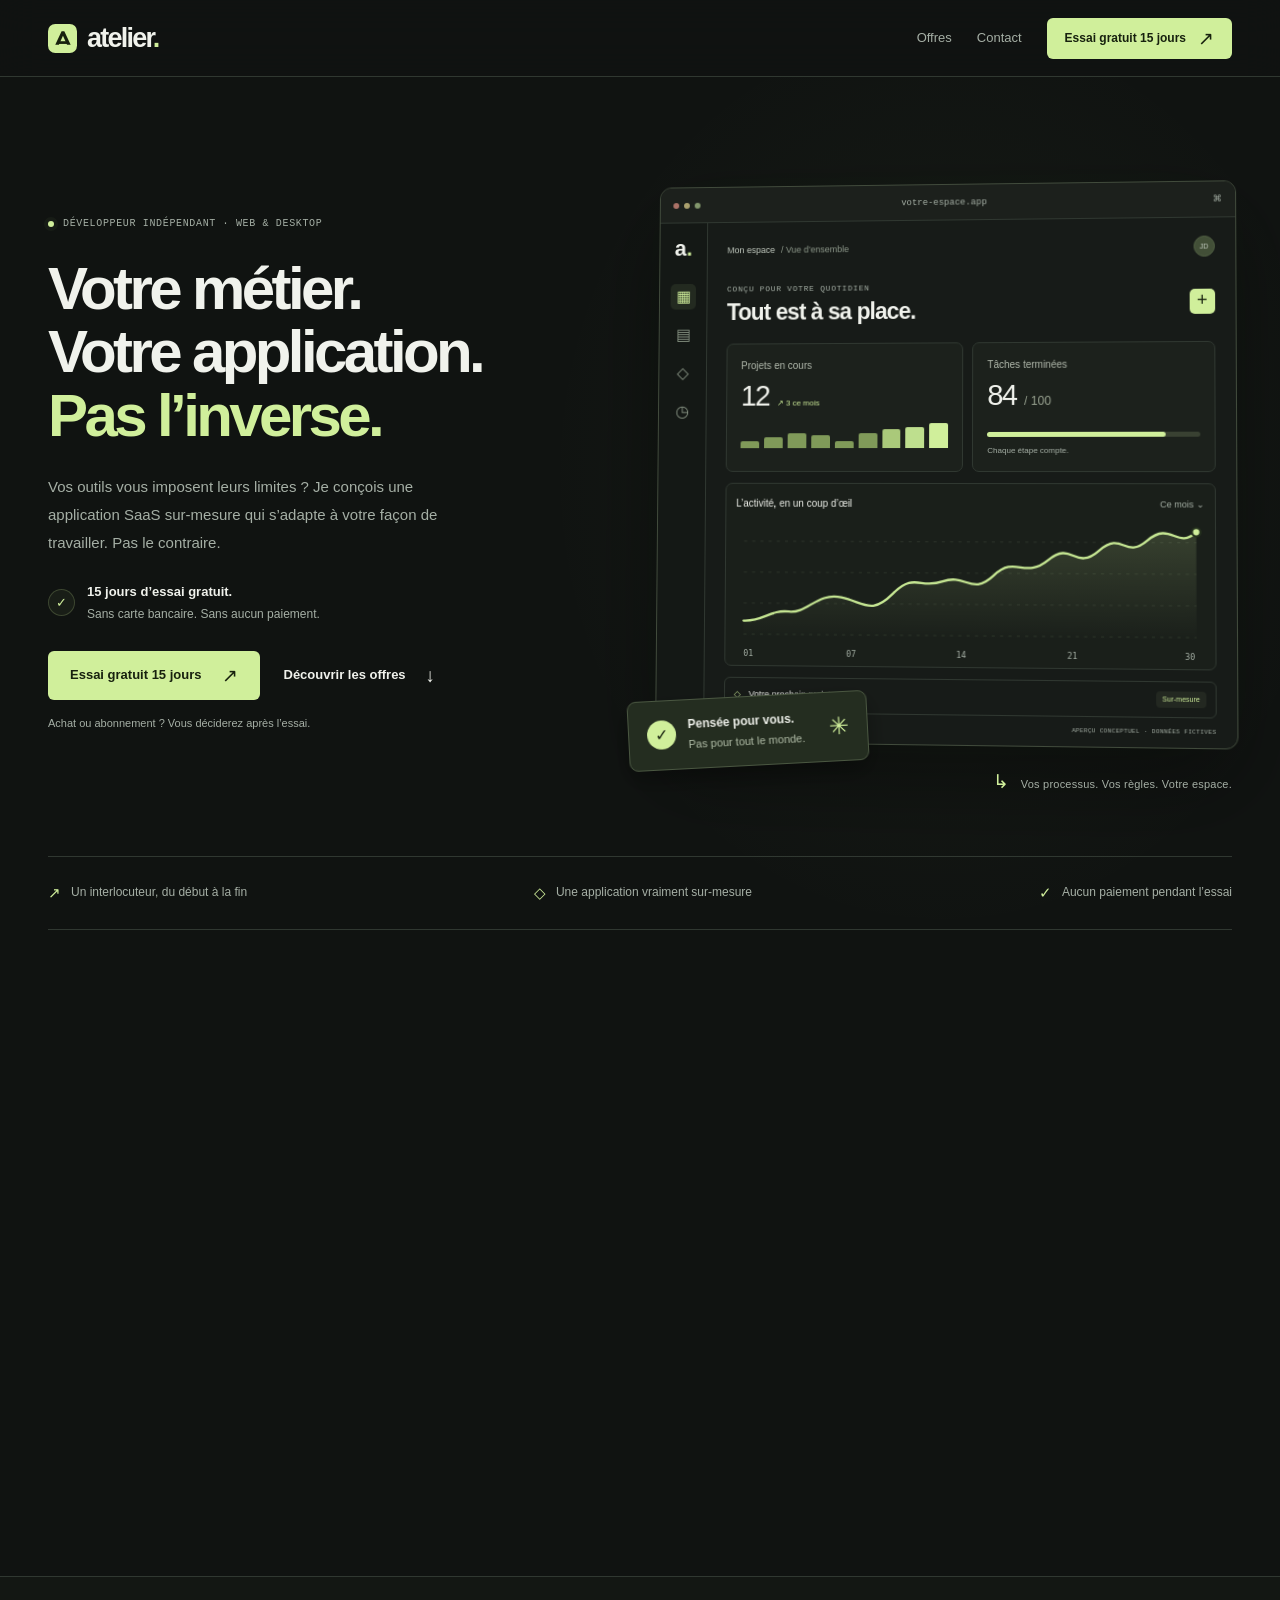
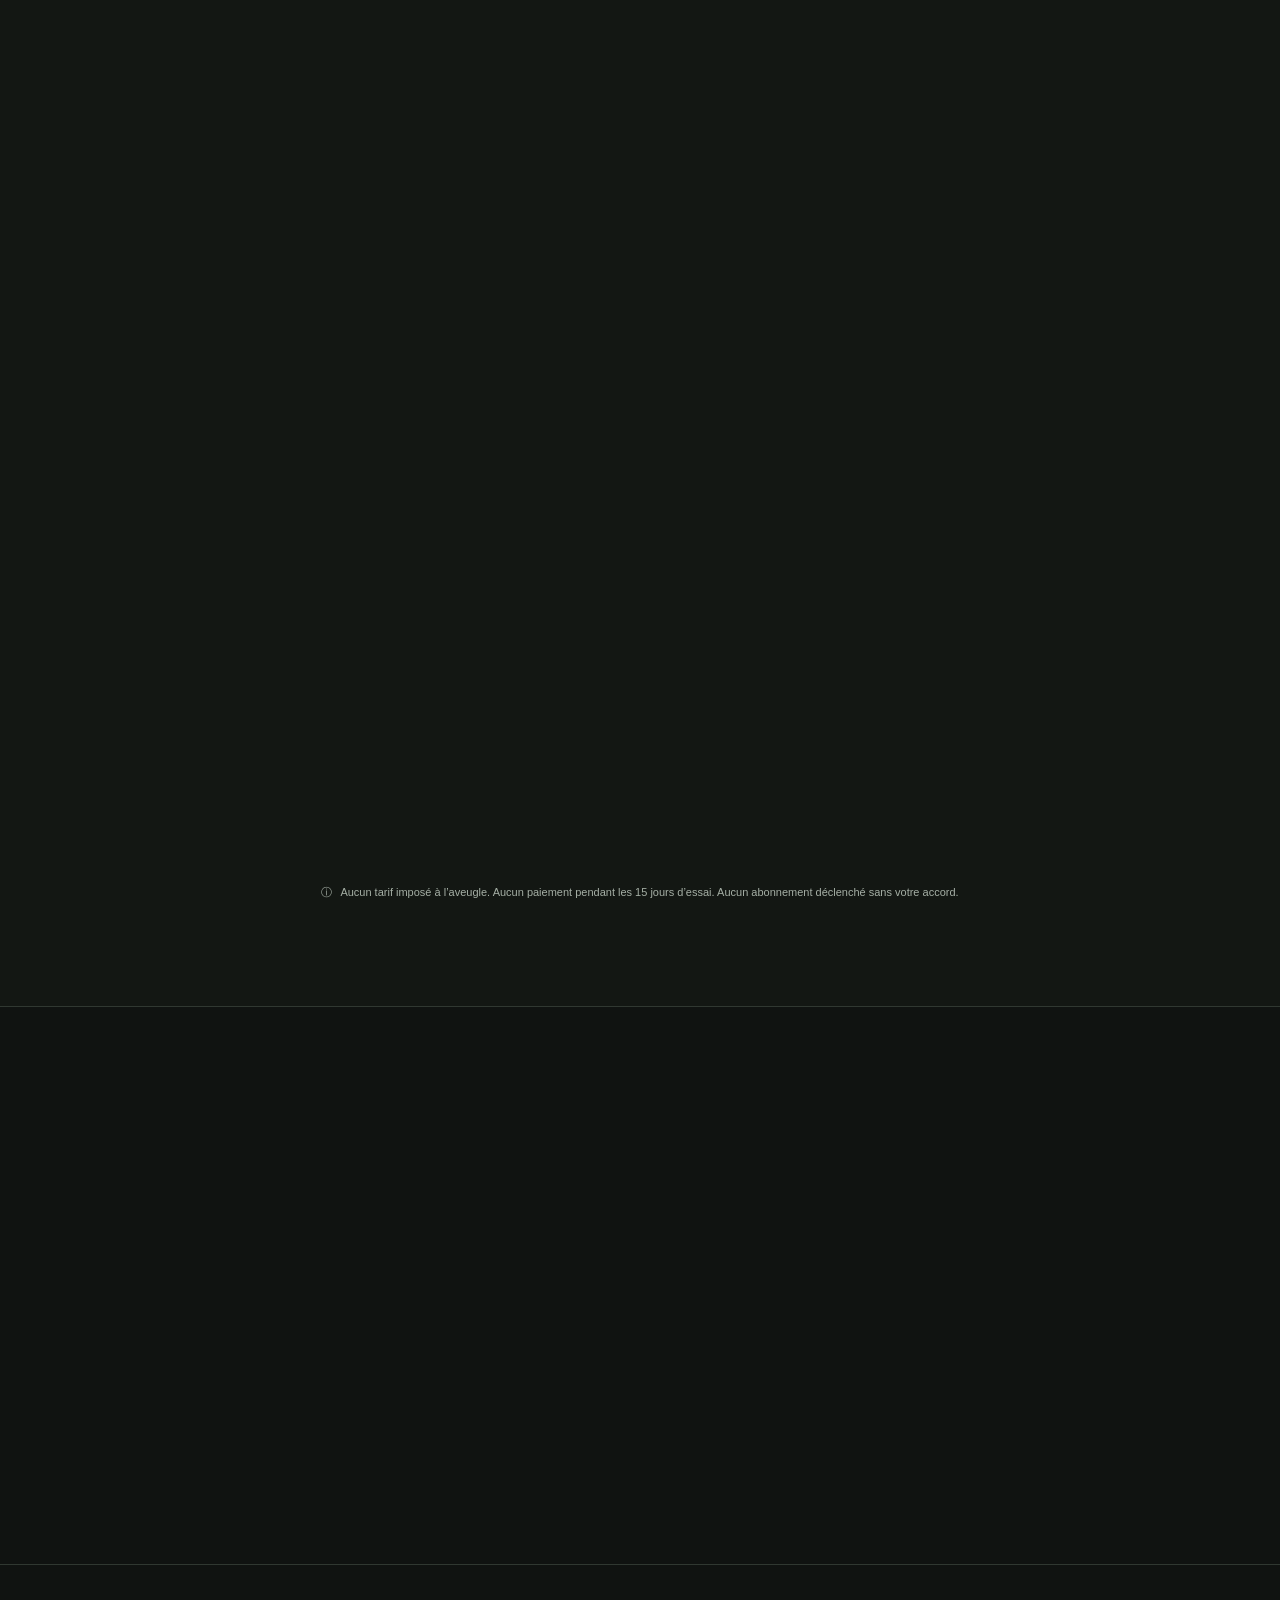
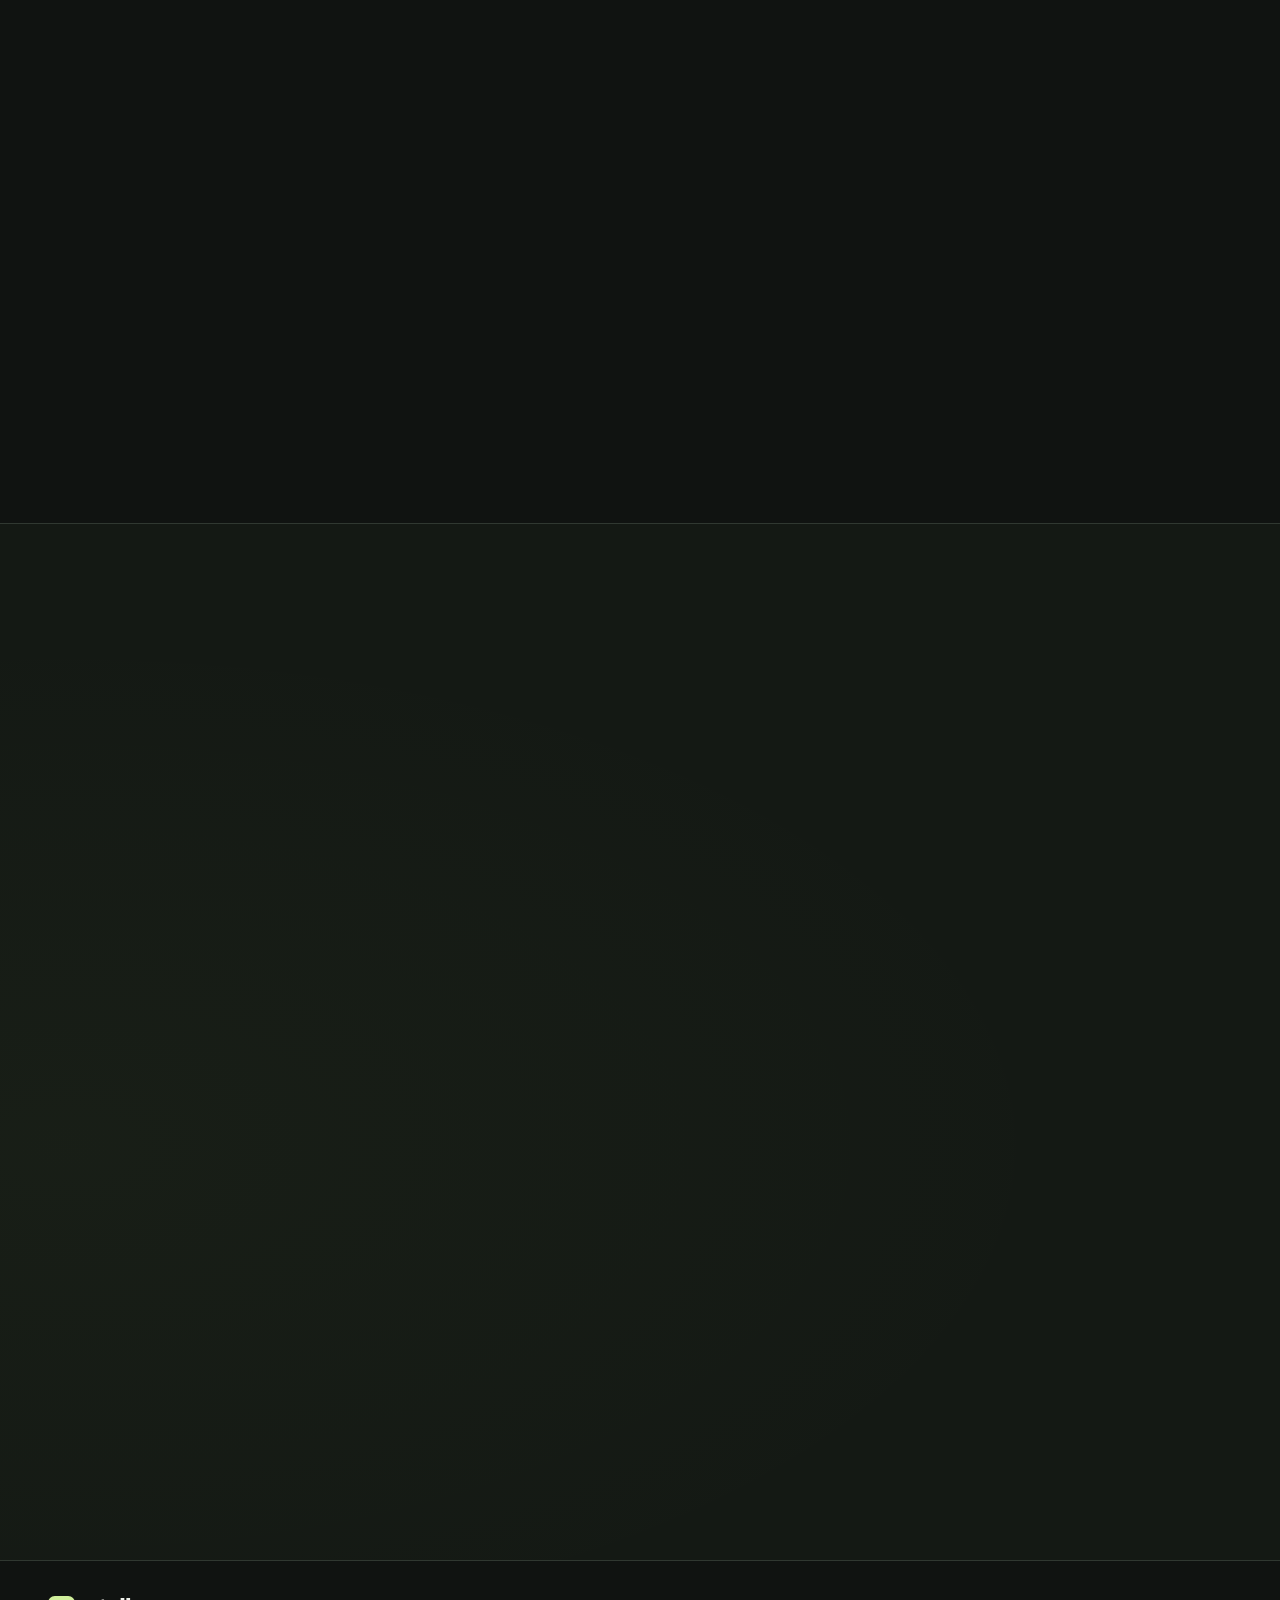
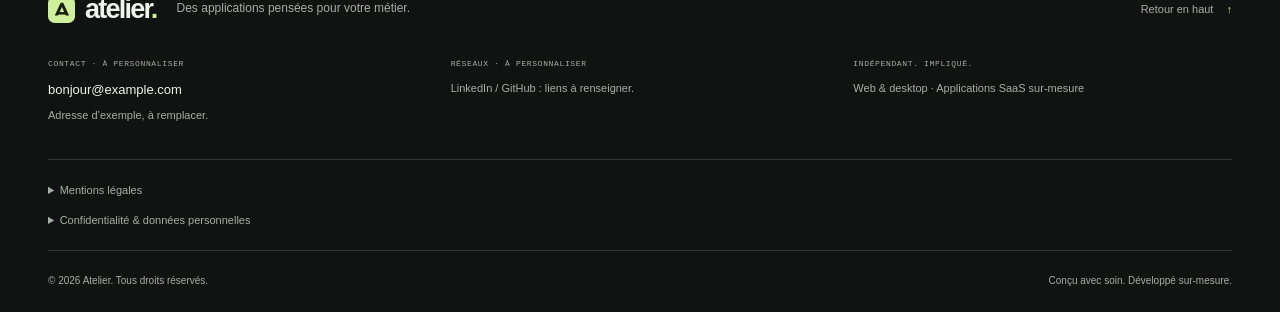
<file: index.html>
<!doctype html>
<html lang="fr">
<head>
  <meta charset="utf-8">
  <meta name="viewport" content="width=device-width, initial-scale=1">
  <meta http-equiv="refresh" content="0;url=landing-page/index.html">
  <meta name="theme-color" content="#101311">
  <meta name="description" content="Atelier — applications SaaS sur-mesure, web et desktop. 15 jours d’essai gratuit, sans paiement.">
  <title>Atelier — Votre métier. Votre application.</title>
  <link rel="icon" href="landing-page/img/mark.svg" type="image/svg+xml">
  <link rel="stylesheet" href="landing-page/style.css">
</head>
<body>
  <main class="section container">
    <h1>Bienvenue chez Atelier.</h1>
    <p>Si la page ne s’ouvre pas, suivez ce lien :</p>
    <a class="button button-primary" href="landing-page/index.html">Découvrir votre application sur-mesure <span aria-hidden="true">↗</span></a>
  </main>
</body>
</html>
</file>
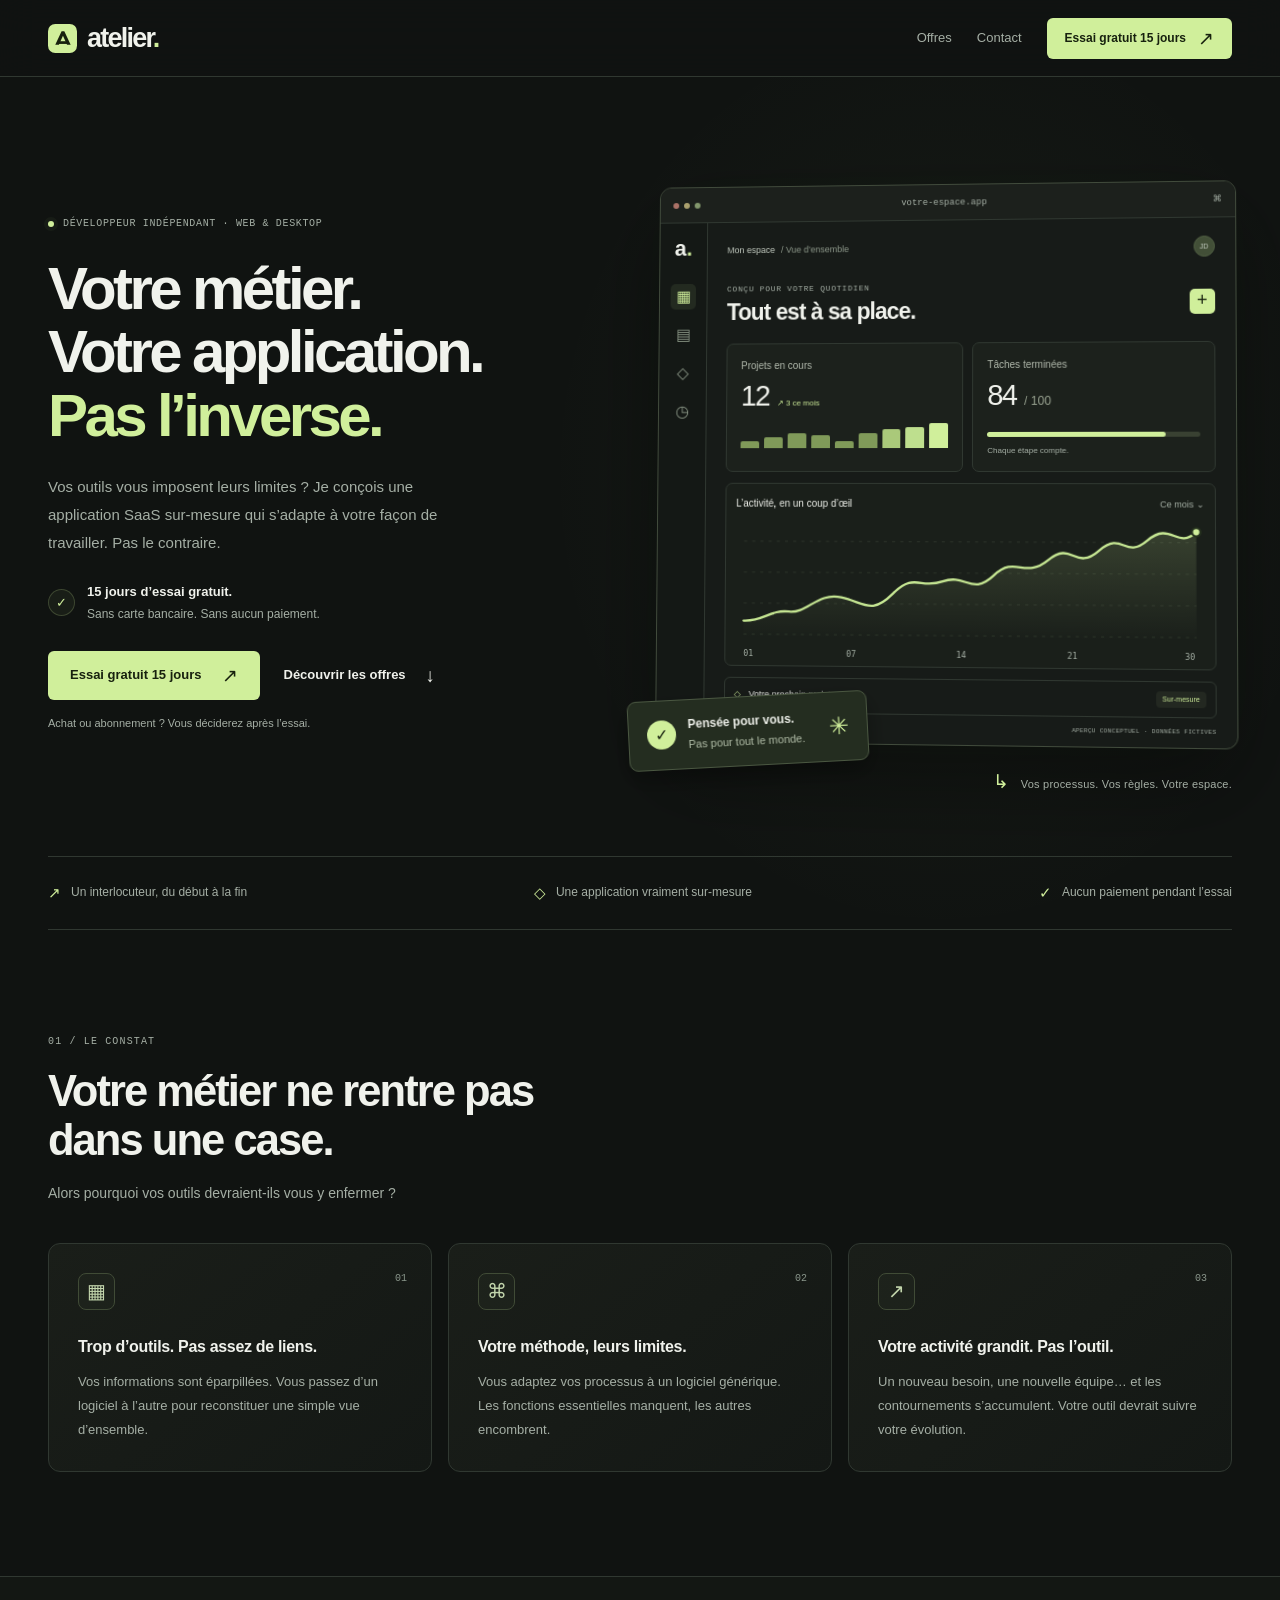
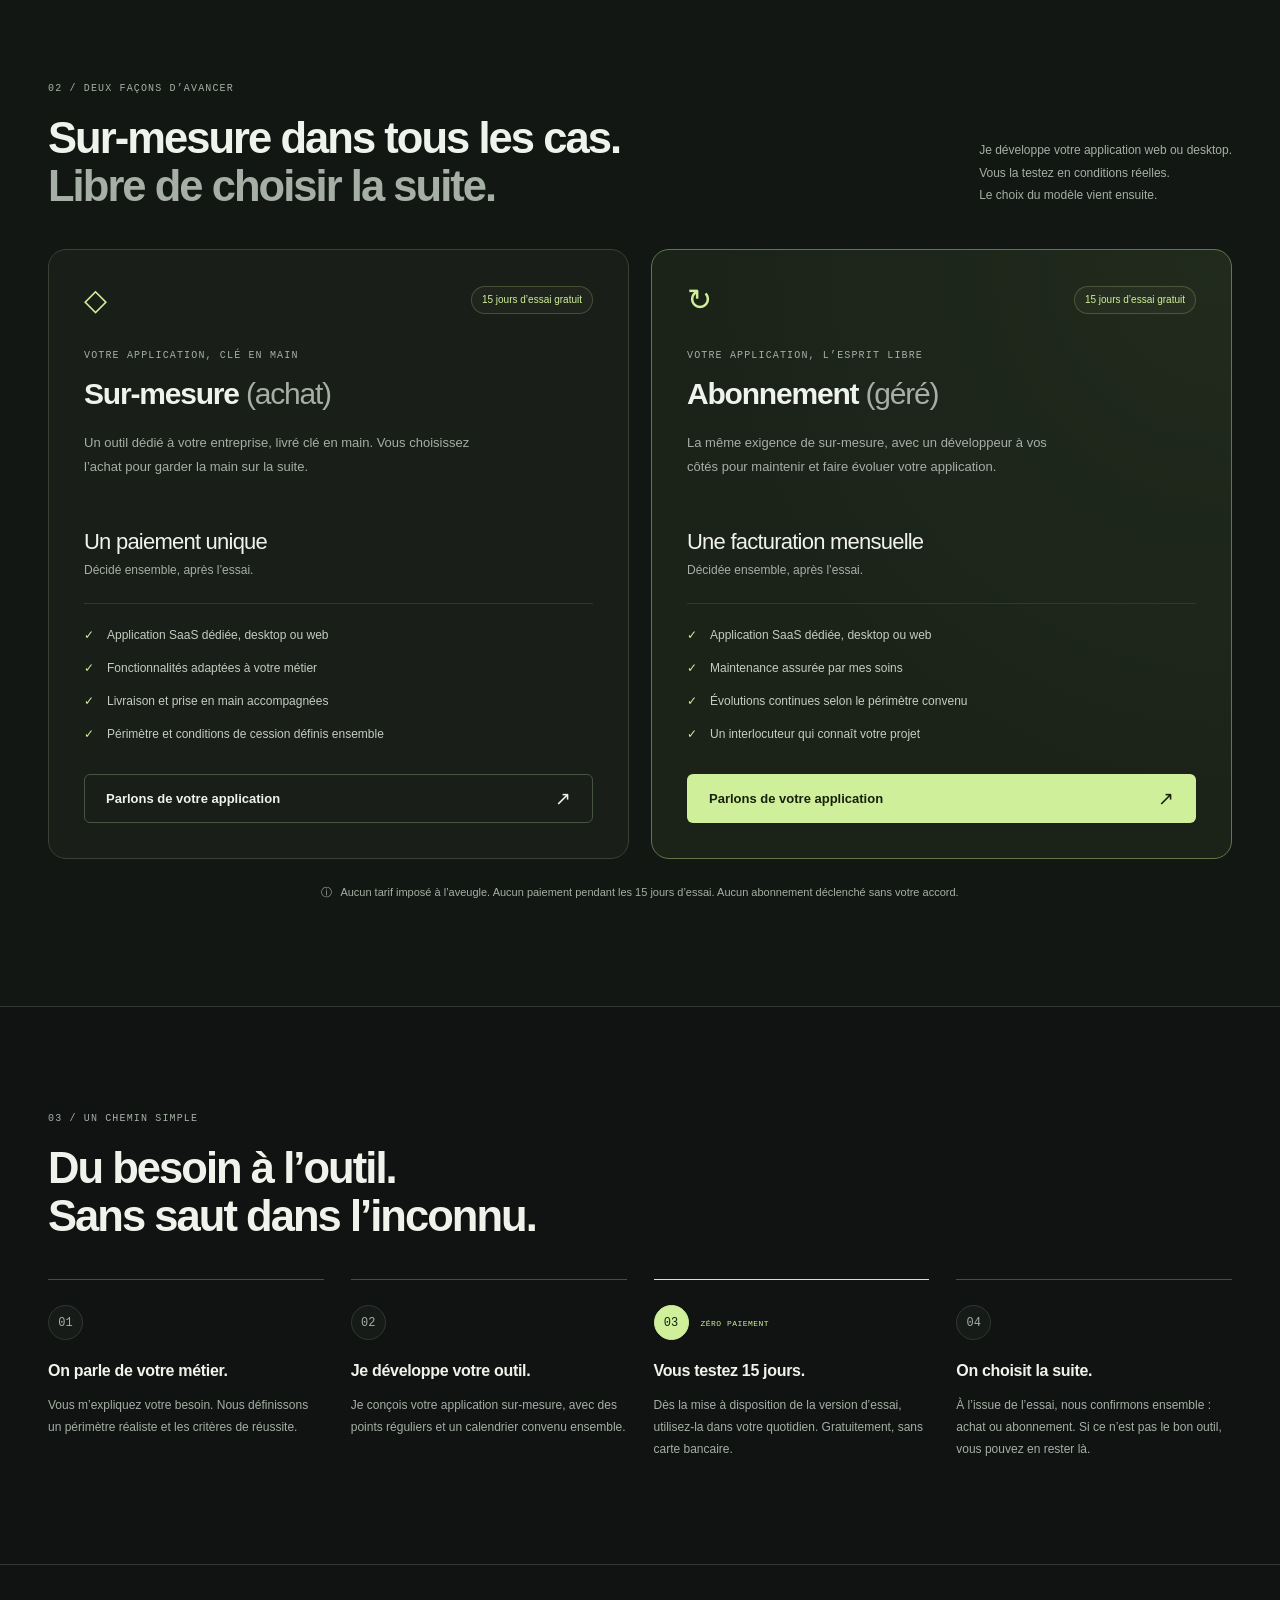
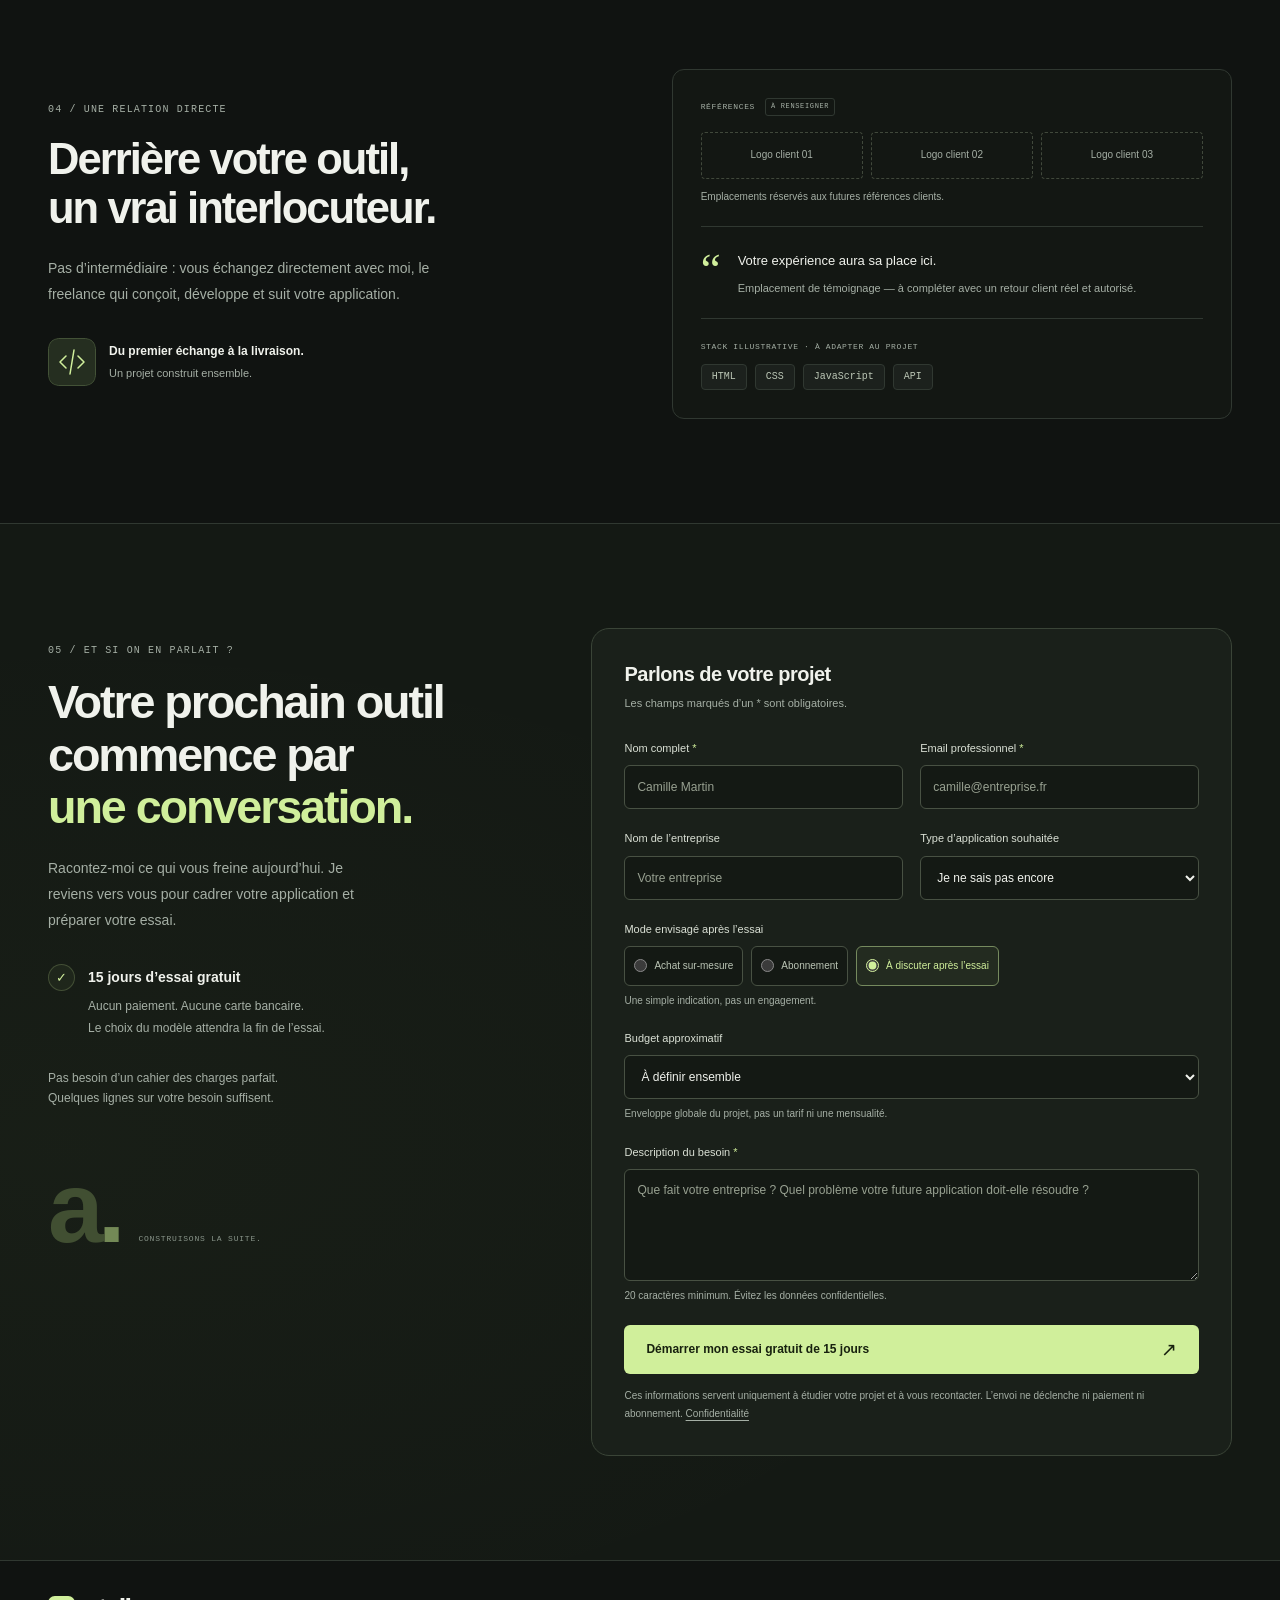
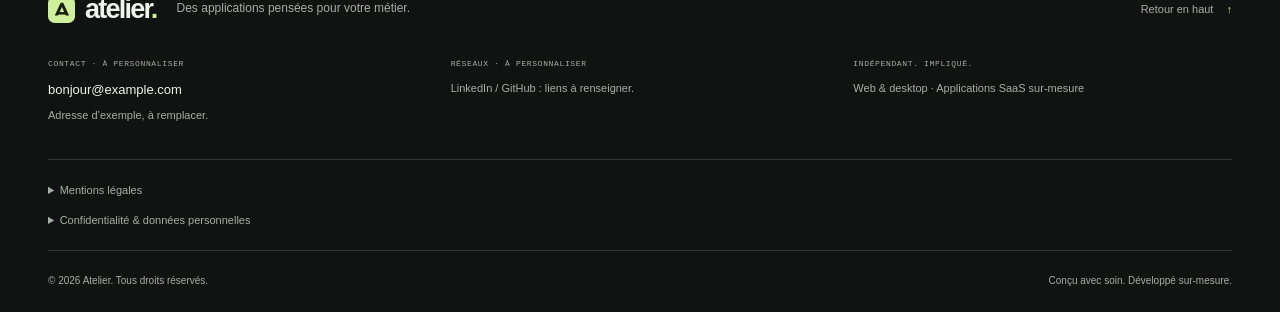
<file: landing-page/index.html>
<!doctype html>
<html lang="fr">
<head>
  <meta charset="utf-8">
  <meta name="viewport" content="width=device-width, initial-scale=1">
  <meta name="theme-color" content="#101311">
  <meta name="description" content="Votre application SaaS sur-mesure, web ou desktop. Travaillez directement avec un développeur indépendant. Testez 15 jours gratuitement, sans paiement, puis choisissez l’achat ou l’abonnement.">
  <title>Atelier — Votre métier. Votre application.</title>
  <link rel="icon" href="img/mark.svg" type="image/svg+xml">
  <link rel="stylesheet" href="style.css">
  <script src="script.js" defer></script>
</head>
<body>
  <a class="skip-link" href="#contenu">Aller au contenu</a>
  <header class="site-header">
    <div class="container nav-shell">
      <a class="brand" href="#accueil" aria-label="Atelier, accueil"><img src="img/mark.svg" width="29" height="29" alt=""><span>atelier<span class="brand-dot">.</span></span></a>
      <nav aria-label="Navigation principale">
        <a class="nav-link" href="#offres">Offres</a>
        <a class="nav-link" href="#contact">Contact</a>
        <a class="button button-small button-primary" href="#contact">Essai gratuit 15 jours <span aria-hidden="true">↗</span></a>
      </nav>
    </div>
  </header>

  <main id="contenu">
    <section class="hero section" id="accueil" aria-labelledby="hero-title">
      <div class="container hero-layout">
        <div class="hero-copy">
          <p class="eyebrow"><span class="status-dot" aria-hidden="true"></span> DÉVELOPPEUR INDÉPENDANT · WEB & DESKTOP</p>
          <h1 id="hero-title">Votre métier.<br>Votre application.<br><span>Pas l’inverse.</span></h1>
          <p class="hero-description">Vos outils vous imposent leurs limites ? Je conçois une application SaaS sur-mesure qui s’adapte à votre façon de travailler. Pas le contraire.</p>
          <div class="trial-note"><span class="check-icon" aria-hidden="true">✓</span><p><strong>15 jours d’essai gratuit.</strong><br>Sans carte bancaire. Sans aucun paiement.</p></div>
          <div class="hero-actions">
            <a class="button button-primary" href="#contact">Essai gratuit 15 jours <span aria-hidden="true">↗</span></a>
            <a class="button button-ghost" href="#offres">Découvrir les offres <span aria-hidden="true">↓</span></a>
          </div>
          <p class="micro-copy">Achat ou abonnement ? Vous déciderez après l’essai.</p>
        </div>

        <div class="hero-visual" aria-label="Illustration d’une application métier personnalisée">
          <div class="visual-orbit" aria-hidden="true"></div>
          <div class="application-window">
            <div class="window-bar"><div class="window-dots" aria-hidden="true"><i></i><i></i><i></i></div><span>votre-espace.app</span><span class="window-lock" aria-hidden="true">⌘</span></div>
            <div class="app-layout">
              <aside class="app-sidebar" aria-hidden="true">
                <div class="workspace-logo">a<span>.</span></div>
                <span class="sidebar-icon selected">▦</span><span class="sidebar-icon">▤</span><span class="sidebar-icon">◇</span><span class="sidebar-icon">◷</span>
                <span class="sidebar-avatar">V</span>
              </aside>
              <div class="app-content">
                <div class="app-breadcrumb">Mon espace <span>/ Vue d’ensemble</span><span class="app-avatar" aria-hidden="true">JD</span></div>
                <div class="dashboard-title"><div><p>CONÇU POUR VOTRE QUOTIDIEN</p><h2>Tout est à sa place.</h2></div><span class="app-plus" aria-hidden="true">+</span></div>
                <div class="metric-grid">
                  <div class="metric"><span>Projets en cours</span><strong>12 <small>↗ 3 ce mois</small></strong><div class="mini-bars" aria-hidden="true"><i></i><i></i><i></i><i></i><i></i><i></i><i></i><i></i><i></i></div></div>
                  <div class="metric"><span>Tâches terminées</span><strong>84<span class="metric-unit"> / 100</span></strong><div class="progress-track"><span></span></div><p>Chaque étape compte.</p></div>
                </div>
                <div class="activity-card"><div class="activity-heading"><span>L’activité, en un coup d’œil</span><span>Ce mois <span aria-hidden="true">⌄</span></span></div><img src="img/activity.svg" width="450" height="136" alt="Courbe illustrative de progression de l’activité, sans données client réelles."></div>
                <div class="project-row"><span class="project-square" aria-hidden="true">◇</span><span>Votre prochain projet</span><span class="project-badge">Sur-mesure</span></div>
                <p class="demo-caption">APERÇU CONCEPTUEL · DONNÉES FICTIVES</p>
              </div>
            </div>
          </div>
          <div class="floating-note"><span class="note-icon" aria-hidden="true">✓</span><div><strong>Pensée pour vous.</strong><span>Pas pour tout le monde.</span></div><span class="note-spark" aria-hidden="true">✳</span></div>
          <div class="visual-caption"><span aria-hidden="true">↳</span> Vos processus. Vos règles. Votre espace.</div>
        </div>
      </div>
      <div class="container hero-benefits" aria-label="Les engagements"><span><i aria-hidden="true">↗</i> Un interlocuteur, du début à la fin</span><span><i aria-hidden="true">◇</i> Une application vraiment sur-mesure</span><span><i aria-hidden="true">✓</i> Aucun paiement pendant l’essai</span></div>
    </section>

    <section class="section problem-section" aria-labelledby="problem-title">
      <div class="container">
        <div class="section-heading reveal"><p class="eyebrow">01 / LE CONSTAT</p><h2 id="problem-title">Votre métier ne rentre pas<br>dans une case.</h2><p>Alors pourquoi vos outils devraient-ils vous y enfermer ?</p></div>
        <div class="three-grid">
          <article class="pain-card reveal"><span class="line-icon" aria-hidden="true">▦</span><h3>Trop d’outils. Pas assez de liens.</h3><p>Vos informations sont éparpillées. Vous passez d’un logiciel à l’autre pour reconstituer une simple vue d’ensemble.</p><span class="card-index" aria-hidden="true">01</span></article>
          <article class="pain-card reveal"><span class="line-icon" aria-hidden="true">⌘</span><h3>Votre méthode, leurs limites.</h3><p>Vous adaptez vos processus à un logiciel générique. Les fonctions essentielles manquent, les autres encombrent.</p><span class="card-index" aria-hidden="true">02</span></article>
          <article class="pain-card reveal"><span class="line-icon" aria-hidden="true">↗</span><h3>Votre activité grandit. Pas l’outil.</h3><p>Un nouveau besoin, une nouvelle équipe… et les contournements s’accumulent. Votre outil devrait suivre votre évolution.</p><span class="card-index" aria-hidden="true">03</span></article>
        </div>
      </div>
    </section>

    <section class="section offers-section" id="offres" aria-labelledby="offers-title">
      <div class="container">
        <div class="section-heading split-heading reveal"><div><p class="eyebrow">02 / DEUX FAÇONS D’AVANCER</p><h2 id="offers-title">Sur-mesure dans tous les cas.<br><span class="text-muted">Libre de choisir la suite.</span></h2></div><p>Je développe votre application web ou desktop.<br>Vous la testez en conditions réelles.<br>Le choix du modèle vient ensuite.</p></div>
        <div class="offers-grid">
          <article class="offer-card reveal">
            <div class="offer-top"><span class="offer-symbol" aria-hidden="true">◇</span><span class="pill">15 jours d’essai gratuit</span></div>
            <p class="eyebrow">VOTRE APPLICATION, CLÉ EN MAIN</p><h3>Sur-mesure <span>(achat)</span></h3>
            <p class="offer-description">Un outil dédié à votre entreprise, livré clé en main. Vous choisissez l’achat pour garder la main sur la suite.</p>
            <div class="payment-type">Un paiement unique<span>Décidé ensemble, après l’essai.</span></div>
            <ul class="feature-list"><li>Application SaaS dédiée, desktop ou web</li><li>Fonctionnalités adaptées à votre métier</li><li>Livraison et prise en main accompagnées</li><li>Périmètre et conditions de cession définis ensemble</li></ul>
            <a class="button button-outline" href="#contact">Parlons de votre application <span aria-hidden="true">↗</span></a>
          </article>
          <article class="offer-card offer-managed reveal">
            <div class="offer-top"><span class="offer-symbol" aria-hidden="true">↻</span><span class="pill">15 jours d’essai gratuit</span></div>
            <p class="eyebrow">VOTRE APPLICATION, L’ESPRIT LIBRE</p><h3>Abonnement <span>(géré)</span></h3>
            <p class="offer-description">La même exigence de sur-mesure, avec un développeur à vos côtés pour maintenir et faire évoluer votre application.</p>
            <div class="payment-type">Une facturation mensuelle<span>Décidée ensemble, après l’essai.</span></div>
            <ul class="feature-list"><li>Application SaaS dédiée, desktop ou web</li><li>Maintenance assurée par mes soins</li><li>Évolutions continues selon le périmètre convenu</li><li>Un interlocuteur qui connaît votre projet</li></ul>
            <a class="button button-primary" href="#contact">Parlons de votre application <span aria-hidden="true">↗</span></a>
          </article>
        </div>
        <p class="offers-footnote"><span aria-hidden="true">ⓘ</span> Aucun tarif imposé à l’aveugle. Aucun paiement pendant les 15 jours d’essai. Aucun abonnement déclenché sans votre accord.</p>
      </div>
    </section>

    <section class="section process-section" aria-labelledby="process-title">
      <div class="container"><div class="section-heading reveal"><p class="eyebrow">03 / UN CHEMIN SIMPLE</p><h2 id="process-title">Du besoin à l’outil.<br>Sans saut dans l’inconnu.</h2></div>
        <ol class="steps">
          <li class="step reveal"><span class="step-number">01</span><h3>On parle de votre métier.</h3><p>Vous m’expliquez votre besoin. Nous définissons un périmètre réaliste et les critères de réussite.</p></li>
          <li class="step reveal"><span class="step-number">02</span><h3>Je développe votre outil.</h3><p>Je conçois votre application sur-mesure, avec des points réguliers et un calendrier convenu ensemble.</p></li>
          <li class="step step-highlight reveal"><span class="step-number">03</span><span class="step-label">ZÉRO PAIEMENT</span><h3>Vous testez 15 jours.</h3><p>Dès la mise à disposition de la version d’essai, utilisez-la dans votre quotidien. Gratuitement, sans carte bancaire.</p></li>
          <li class="step reveal"><span class="step-number">04</span><h3>On choisit la suite.</h3><p>À l’issue de l’essai, nous confirmons ensemble : achat ou abonnement. Si ce n’est pas le bon outil, vous pouvez en rester là.</p></li>
        </ol>
      </div>
    </section>

    <section class="section trust-section" aria-labelledby="trust-title">
      <div class="container trust-layout">
        <div class="reveal"><p class="eyebrow">04 / UNE RELATION DIRECTE</p><h2 id="trust-title">Derrière votre outil,<br>un vrai interlocuteur.</h2><p class="section-description">Pas d’intermédiaire : vous échangez directement avec moi, le freelance qui conçoit, développe et suit votre application.</p><div class="signature"><img src="img/workshop.svg" width="48" height="48" alt="Symbole de l’atelier de développement"><div><strong>Du premier échange à la livraison.</strong><span>Un projet construit ensemble.</span></div></div></div>
        <div class="trust-modules reveal">
          <!-- RÉFÉRENCES : remplacer chaque emplacement par un logo de client réel (avec son accord), son nom et un texte alt approprié. Retirer la mention provisoire uniquement après remplacement. -->
          <div class="references-module"><p class="module-label">RÉFÉRENCES <span>À RENSEIGNER</span></p><div class="client-placeholders"><span>Logo client 01</span><span>Logo client 02</span><span>Logo client 03</span></div><p class="placeholder-note">Emplacements réservés aux futures références clients.</p></div>
          <!-- TÉMOIGNAGE : remplacer ce bloc par une citation authentique et autorisée, le nom, la fonction et l’entreprise de son auteur. Aucun témoignage fictif ne doit être présenté comme réel. -->
          <figure class="testimonial-placeholder"><span aria-hidden="true">“</span><figcaption><strong>Votre expérience aura sa place ici.</strong><p>Emplacement de témoignage — à compléter avec un retour client réel et autorisé.</p></figcaption></figure>
          <!-- STACK : technologies illustratives. Remplacer ou compléter avec les technologies réellement maîtrisées et utilisées sur les projets SaaS. -->
          <div class="stack-module"><p class="module-label">STACK ILLUSTRATIVE · À ADAPTER AU PROJET</p><div class="stack-tags"><span>HTML</span><span>CSS</span><span>JavaScript</span><span>API</span></div></div>
        </div>
      </div>
    </section>

    <section class="section contact-section" id="contact" aria-labelledby="contact-title">
      <div class="container contact-layout">
        <div class="contact-copy reveal"><p class="eyebrow">05 / ET SI ON EN PARLAIT ?</p><h2 id="contact-title">Votre prochain outil<br>commence par<br><span>une conversation.</span></h2><p>Racontez-moi ce qui vous freine aujourd’hui. Je reviens vers vous pour cadrer votre application et préparer votre essai.</p><div class="contact-promise"><span class="check-icon" aria-hidden="true">✓</span><div><strong>15 jours d’essai gratuit</strong><p>Aucun paiement. Aucune carte bancaire.<br>Le choix du modèle attendra la fin de l’essai.</p></div></div><p class="contact-small">Pas besoin d’un cahier des charges parfait.<br>Quelques lignes sur votre besoin suffisent.</p><div class="contact-decoration" aria-hidden="true">a<span>.</span><i>CONSTRUISONS LA SUITE.</i></div></div>
        <div class="form-card reveal">
          <div class="form-heading"><h3>Parlons de votre projet</h3><p>Les champs marqués d’un <span aria-hidden="true">*</span> sont obligatoires.</p></div>
          <noscript><p class="form-message" role="status">Activez JavaScript pour envoyer ce formulaire. Aucun paiement n’est demandé.</p></noscript>
          <form id="lead-form" aria-describedby="form-privacy" method="post">
            <div class="form-grid">
              <div class="field"><label for="fullName">Nom complet <span aria-hidden="true">*</span></label><input id="fullName" name="fullName" type="text" autocomplete="name" placeholder="Camille Martin" required minlength="2" maxlength="120"></div>
              <div class="field"><label for="email">Email professionnel <span aria-hidden="true">*</span></label><input id="email" name="email" type="email" autocomplete="email" placeholder="camille@entreprise.fr" required pattern="[^\s@]+@[^\s@]+\.[^\s@]+" maxlength="254"></div>
              <div class="field"><label for="company">Nom de l’entreprise</label><input id="company" name="company" type="text" autocomplete="organization" placeholder="Votre entreprise" maxlength="160"></div>
              <div class="field"><label for="appType">Type d’application souhaitée</label><select id="appType" name="appType"><option value="Je ne sais pas encore">Je ne sais pas encore</option><option value="Application desktop">Application desktop</option><option value="Application web">Application web</option></select></div>
            </div>
            <fieldset class="mode-field"><legend>Mode envisagé après l’essai</legend><div class="radio-options"><label><input type="radio" name="collaborationMode" value="Achat sur-mesure"><span>Achat sur-mesure</span></label><label><input type="radio" name="collaborationMode" value="Abonnement"><span>Abonnement</span></label><label><input type="radio" name="collaborationMode" value="À discuter après l’essai" checked><span>À discuter après l’essai</span></label></div><p class="field-hint">Une simple indication, pas un engagement.</p></fieldset>
            <div class="field"><label for="budget">Budget approximatif</label><select id="budget" name="budget" aria-describedby="budget-hint"><option value="À définir ensemble">À définir ensemble</option><option value="Moins de 3 000 €">Moins de 3 000 €</option><option value="3 000 à 7 000 €">3 000 à 7 000 €</option><option value="7 000 à 15 000 €">7 000 à 15 000 €</option><option value="Plus de 15 000 €">Plus de 15 000 €</option></select><p class="field-hint" id="budget-hint">Enveloppe globale du projet, pas un tarif ni une mensualité.</p></div>
            <div class="field"><label for="description">Description du besoin <span aria-hidden="true">*</span></label><textarea id="description" name="description" rows="4" required minlength="20" maxlength="5000" placeholder="Que fait votre entreprise ? Quel problème votre future application doit-elle résoudre ?" aria-describedby="description-hint"></textarea><p class="field-hint" id="description-hint">20 caractères minimum. Évitez les données confidentielles.</p></div>
            <button class="button button-primary submit-button" id="submit-button" type="submit" disabled><span class="button-label">Démarrer mon essai gratuit de 15 jours</span><span class="submit-icon" aria-hidden="true">↗</span></button>
            <p class="form-privacy" id="form-privacy">Ces informations servent uniquement à étudier votre projet et à vous recontacter. L’envoi ne déclenche ni paiement ni abonnement. <a href="#confidentialite">Confidentialité</a></p>
            <div id="form-message" class="form-message" role="status" aria-live="polite" aria-atomic="true" hidden></div>
          </form>
        </div>
      </div>
    </section>
  </main>

  <footer class="site-footer"><div class="container">
    <div class="footer-top"><a class="brand" href="#accueil" aria-label="Atelier, retour en haut"><img src="img/mark.svg" width="27" height="27" alt=""><span>atelier<span class="brand-dot">.</span></span></a><p>Des applications pensées pour votre métier.</p><a class="back-top" href="#accueil">Retour en haut <span aria-hidden="true">↑</span></a></div>
    <!-- IDENTITÉ / CONTACT : Atelier est la marque retenue. Remplacer les données d’exemple et ajouter les véritables liens de réseaux avant la publication commerciale. -->
    <div class="footer-details"><div><span class="footer-label">CONTACT · À PERSONNALISER</span><a href="mailto:bonjour@example.com">bonjour@example.com</a><span class="footer-hint">Adresse d’exemple, à remplacer.</span></div><div><span class="footer-label">RÉSEAUX · À PERSONNALISER</span><span class="footer-hint">LinkedIn / GitHub : liens à renseigner.</span></div><div><span class="footer-label">INDÉPENDANT. IMPLIQUÉ.</span><span class="footer-hint">Web & desktop · Applications SaaS sur-mesure</span></div></div>
    <div class="legal-panels">
      <details id="mentions-legales"><summary>Mentions légales</summary><div class="legal-content"><p><strong>Modèle à compléter avant publication.</strong> Éditeur : [nom et prénom de l’indépendant], [statut juridique], [adresse professionnelle], [SIREN/SIRET ou identifiant applicable], [TVA si applicable]. Contact : [email réel] · [téléphone]. Directeur de publication : [nom].</p><p>Hébergeur prévu : GitHub, Inc. (GitHub Pages). Coordonnées postales et contact de l’hébergeur à vérifier dans les informations légales de GitHub et à renseigner avant mise en ligne. Atelier est la marque de présentation retenue ; l’identité légale de l’éditeur reste à compléter.</p><p>L’essai de 15 jours débute à la mise à disposition de la version d’essai, après cadrage du projet et développement selon un calendrier convenu. Aucun paiement n’est demandé pendant l’essai. Achat ou abonnement : le mode, le tarif et les conditions sont convenus expressément après l’essai. Pas de facturation sans votre accord.</p></div></details>
      <details id="confidentialite"><summary>Confidentialité & données personnelles</summary><div class="legal-content"><p><strong>Notice à finaliser avec l’identité réelle du responsable.</strong> Responsable du traitement : [nom, contact]. Les informations du formulaire sont utilisées pour répondre à votre demande et préparer une éventuelle collaboration, sur la base de mesures précontractuelles prises à votre demande. Nom, email et description sont nécessaires ; les autres informations sont facultatives.</p><p>Destinataire : l’indépendant. Les données transitent par Google Apps Script et sont stockées dans une feuille Google Sheets privée, accessible uniquement aux personnes autorisées. Durée de conservation retenue : 12 mois à compter du dernier échange, sauf relation contractuelle ou obligation légale justifiant une autre durée. La suppression doit être réalisée par le responsable.</p><p>Vous pouvez demander l’accès, la rectification, l’effacement ou la limitation du traitement, et la portabilité lorsque celle-ci s’applique, auprès de [email réel à renseigner]. Vous pouvez saisir l’autorité de contrôle compétente, notamment la CNIL en France. Vérifier les conditions de sous-traitance, la localisation et les garanties de transfert de Google et GitHub avant publication.</p><p>Cette page n’intègre ni traceur publicitaire, ni outil de mesure d’audience, ni cookie applicatif. N’incluez pas de données sensibles dans votre message.</p></div></details>
    </div>
    <div class="footer-bottom"><span>© <span id="current-year">2026</span> Atelier. Tous droits réservés.</span><span>Conçu avec soin. Développé sur-mesure.</span></div>
  </div></footer>
</body>
</html>
</file>
<file: landing-page/style.css>
/* Atelier — native, mobile-first design system. No external assets. */
:root {
  color-scheme: dark;
  --bg: #101311;
  --surface: #171b18;
  --surface-raised: #1c211d;
  --surface-dark: #131713;
  --text: #f0f2ec;
  --muted: #a5afa5;
  --subtle: #89958a;
  --accent: #d0ef9b;
  --accent-hover: #e0ffb0;
  --accent-ink: #17210e;
  --border: #303831;
  --error: #ffb5ae;
  --space-1: .25rem;
  --space-2: .5rem;
  --space-3: .75rem;
  --space-4: 1rem;
  --space-5: 1.5rem;
  --space-6: 2rem;
  --space-7: 3rem;
  --space-8: 4rem;
  --space-9: 6.5rem;
  --radius-sm: 6px;
  --radius-md: 12px;
  --radius-lg: 18px;
  --radius-pill: 999px;
  --font: -apple-system, BlinkMacSystemFont, "Segoe UI", Helvetica, Arial, sans-serif;
  --mono: "SFMono-Regular", Consolas, "Liberation Mono", monospace;
}
*, *::before, *::after { box-sizing: border-box; }
html { scroll-behavior: smooth; scroll-padding-top: 100px; }
body { margin: 0; background: var(--bg); color: var(--text); font: 400 15px/1.65 var(--font); -webkit-font-smoothing: antialiased; }
::selection { background: var(--accent); color: var(--accent-ink); }
a { color: inherit; text-decoration: none; }
button, input, select, textarea { font: inherit; }
button, a, input, select, textarea, summary { -webkit-tap-highlight-color: transparent; }
button { cursor: pointer; }
img { max-width: 100%; height: auto; display: block; }
h1, h2, h3, p, figure { margin: 0; }
h1, h2, h3 { font-weight: 550; }
h1, h2 { letter-spacing: -.045em; line-height: 1.12; }
h2 { font-size: clamp(2rem, 3.4vw, 2.85rem); }
h3 { line-height: 1.35; }
ul, ol { margin: 0; padding: 0; }
a, button { transition: background .2s, color .2s, border-color .2s, transform .2s; }
:focus-visible { outline: 2px solid var(--accent); outline-offset: 5px; }
[hidden] { display: none !important; }
.container { width: min(1184px, calc(100% - 40px)); margin-inline: auto; }
.section { padding-block: var(--space-8); scroll-margin-top: 20px; }
.eyebrow { font: 500 10px/1.6 var(--mono); letter-spacing: .115em; color: var(--muted); }
.text-muted { color: var(--muted); }
.skip-link { position: fixed; top: 10px; left: 10px; z-index: 100; padding: 12px 20px; background: var(--accent); color: var(--accent-ink); transform: translateY(-160%); border-radius: var(--radius-sm); }
.skip-link:focus { transform: translateY(0); }
.site-header { position: sticky; top: 0; z-index: 20; border-bottom: 1px solid var(--border); background: rgba(16,19,17,.94); backdrop-filter: blur(18px); }
.nav-shell { min-height: 76px; display: flex; align-items: center; justify-content: space-between; gap: 16px; }
.brand { display: inline-flex; align-items: center; gap: 10px; font-size: 27px; font-weight: 650; letter-spacing: -.065em; line-height: 1; flex-shrink: 0; }
.brand-dot { color: var(--accent); }
nav { display: flex; align-items: center; gap: 25px; }
.nav-link { display: none; color: var(--muted); font-size: 13px; }
.nav-link:hover { color: var(--text); }
.button { min-height: 49px; display: inline-flex; align-items: center; justify-content: center; gap: 20px; padding: 13px 21px; border-radius: var(--radius-sm); font-size: 13px; line-height: 1.4; font-weight: 600; border: 1px solid transparent; text-align: center; }
.button span[aria-hidden] { font-size: 19px; line-height: 1; font-weight: 400; }
.button-primary { background: var(--accent); color: var(--accent-ink); }
.button-primary:hover:not(:disabled) { background: var(--accent-hover); transform: translateY(-2px); }
.button-small { min-height: 39px; padding: 10px 13px; gap: 12px; font-size: 11px; }
.button-ghost { color: var(--text); padding-inline: 3px; }
.button-ghost:hover { color: var(--accent); }
.button-outline { border-color: #485443; background: transparent; }
.button-outline:hover { border-color: var(--accent); background: #252e21; }
.hero { position: relative; padding-top: 55px; padding-bottom: 0; overflow: hidden; }
.hero-layout { display: grid; gap: 50px; align-items: center; }
.hero-copy { position: relative; z-index: 2; }
.hero-copy .eyebrow { display: flex; align-items: center; gap: 9px; letter-spacing: .065em; font-size: 9px; }
.status-dot { width: 6px; height: 6px; background: var(--accent); border-radius: 50%; box-shadow: 0 0 0 4px #d0ef9b0a; flex-shrink: 0; }
h1 { font-size: clamp(1.875rem, 9.4vw, 3.75rem); margin-top: 25px; line-height: 1.065; letter-spacing: -.06em; }
h1 > span { color: var(--accent); }
.hero-description { max-width: 440px; color: var(--muted); margin-top: 25px; font-size: 15px; line-height: 1.85; }
.trial-note { display: flex; align-items: center; gap: 12px; margin-top: 25px; }
.check-icon { display: inline-flex; justify-content: center; align-items: center; flex-shrink: 0; width: 27px; height: 27px; color: var(--accent); background: #d0ef9b0c; border: 1px solid #d0ef9b32; border-radius: 50%; font-size: 13px; }
.trial-note p { color: var(--muted); font-size: 12px; line-height: 1.7; }
.trial-note strong { color: var(--text); font-size: 13px; font-weight: 550; }
.hero-actions { display: flex; flex-wrap: wrap; align-items: center; gap: 8px 24px; margin-top: 27px; }
.micro-copy { margin-top: 14px; font-size: 11px; color: var(--muted); }
.hero-visual { position: relative; min-width: 0; isolation: isolate; padding-bottom: 45px; }
.visual-orbit { position: absolute; z-index: -1; width: 140%; height: 150%; left: -20%; top: -25%; background: radial-gradient(ellipse at center, #a9d57a17 0, #a9d57a04 45%, transparent 70%); pointer-events: none; }
.application-window { border: 1px solid #414b3c; border-radius: var(--radius-md); background: #171b18; box-shadow: 0 35px 90px #0006, 0 0 60px #d0ef9b05; overflow: hidden; transform: perspective(1500px) rotateY(-4deg) rotateX(2deg); }
.window-bar { height: 36px; border-bottom: 1px solid var(--border); background: #1c201c; display: flex; align-items: center; justify-content: space-between; padding: 0 13px; font: 9px var(--mono); color: var(--muted); }
.window-dots { display: flex; gap: 5px; }
.window-dots i { width: 6px; height: 6px; border-radius: 50%; background: #515b4f; }
.window-dots i:first-child { background: #ab7267; }
.window-dots i:nth-child(2) { background: #aaa06d; }
.window-dots i:nth-child(3) { background: #82976c; }
.window-lock { width: 28px; text-align: right; }
.app-layout { display: grid; grid-template-columns: 39px 1fr; }
.app-sidebar { display: flex; flex-direction: column; align-items: center; gap: 13px; padding: 15px 0; border-right: 1px solid var(--border); background: #141815; }
.workspace-logo { font-size: 22px; font-weight: 700; line-height: 1; margin-bottom: 12px; }
.workspace-logo span { color: var(--accent); }
.sidebar-icon { width: 26px; height: 26px; text-align: center; border-radius: 5px; line-height: 26px; color: #8b9787; font-size: 16px; }
.sidebar-icon.selected { color: var(--accent); background: #d0ef9b15; }
.sidebar-avatar { margin-top: auto; color: #c5cbbb; background: #333b30; border-radius: 50%; width: 22px; height: 22px; text-align: center; font-size: 9px; line-height: 22px; }
.app-content { padding: 15px 12px 10px; min-width: 0; }
.app-breadcrumb { display: flex; align-items: center; gap: 6px; font-size: 8px; color: #c3cbc0; }
.app-breadcrumb > span:first-child { color: #8e998b; }
.app-avatar { margin-left: auto; background: #424f37; border: 1px solid #526144; width: 21px; height: 21px; line-height: 19px; text-align: center; font-size: 7px; border-radius: 50%; }
.dashboard-title { margin-top: 24px; margin-bottom: 18px; display: flex; align-items: center; justify-content: space-between; gap: 8px; }
.dashboard-title p { font: 6px var(--mono); letter-spacing: .1em; color: var(--muted); margin-bottom: 7px; }
.dashboard-title h2 { font-size: 18px; letter-spacing: -.04em; }
.app-plus { width: 25px; height: 25px; border-radius: 5px; background: var(--accent); color: var(--accent-ink); line-height: 23px; text-align: center; font-size: 18px; }
.metric-grid { display: grid; grid-template-columns: 1fr 1fr; gap: 9px; }
.metric { padding: 12px 10px; border: 1px solid var(--border); border-radius: 7px; background: #1c211c; overflow: hidden; }
.metric > span { font-size: 8px; color: #b1b9ac; display: block; margin-bottom: 5px; }
.metric strong { display: flex; align-items: baseline; flex-wrap: wrap; gap: 4px; font-size: 25px; line-height: 1.2; font-weight: 500; letter-spacing: -.06em; }
.metric strong small { color: var(--accent); font-size: 7px; font-weight: 400; letter-spacing: 0; }
.metric-unit { color: #9aa492; font-size: 12px; letter-spacing: 0; }
.mini-bars { display: flex; align-items: flex-end; gap: 5px; height: 25px; margin-top: 10px; }
.mini-bars i { flex: 1; height: 30%; background: #809a59; border-radius: 2px 2px 0 0; }
.mini-bars i:nth-child(2n) { height: 45%; }
.mini-bars i:nth-child(3n) { height: 62%; }
.mini-bars i:nth-child(4n) { height: 53%; }
.mini-bars i:nth-last-child(3) { height: 75%; background: #aac97a; }
.mini-bars i:nth-last-child(2) { height: 84%; background: #bedf8e; }
.mini-bars i:last-child { height: 100%; background: var(--accent); }
.progress-track { height: 5px; background: #394132; margin-top: 19px; border-radius: 8px; }
.progress-track span { display: block; width: 84%; height: 100%; background: var(--accent); border-radius: inherit; }
.metric > p { font-size: 7px; color: var(--muted); margin-top: 7px; }
.activity-card { margin-top: 11px; padding: 12px 10px 4px; border: 1px solid var(--border); border-radius: 7px; background: #1a1f1a; }
.activity-heading { display: flex; align-items: center; justify-content: space-between; gap: 8px; font-size: 8px; margin-bottom: 8px; }
.activity-heading > span:last-child { font-size: 7px; color: var(--muted); }
.activity-card img { width: 100%; }
.project-row { display: flex; gap: 8px; align-items: center; margin-top: 11px; padding: 9px; border: 1px solid var(--border); border-radius: 6px; font-size: 8px; }
.project-square { color: var(--accent); }
.project-badge { margin-left: auto; padding: 2px 6px; background: #d0ef9b10; color: var(--accent); border-radius: 4px; font-size: 7px; }
.demo-caption { margin-top: 10px; text-align: right; font: 6px var(--mono); letter-spacing: .055em; color: var(--muted); }
.floating-note { position: absolute; bottom: 26px; left: 15px; display: flex; align-items: center; gap: 12px; padding: 13px 17px; border: 1px solid #4a5741; background: #242d20; box-shadow: 0 10px 25px #0005; border-radius: 9px; transform: rotate(-3deg); }
.note-icon { width: 29px; height: 29px; display: grid; place-items: center; background: var(--accent); color: var(--accent-ink); border-radius: 50%; }
.floating-note strong { display: block; font-weight: 550; font-size: 11px; }
.floating-note div > span { display: block; color: #b2bea8; font-size: 10px; }
.note-spark { color: var(--accent); font-size: 24px; margin-left: 12px; }
.visual-caption { position: absolute; bottom: -9px; right: 2px; color: var(--muted); font-size: 10px; letter-spacing: .02em; }
.visual-caption span { margin-right: 8px; font-size: 19px; color: var(--accent); }
.hero-benefits { display: flex; flex-direction: column; gap: 15px; margin-top: 45px; padding-block: 23px; border-block: 1px solid var(--border); color: var(--muted); font-size: 11px; }
.hero-benefits > span { display: flex; align-items: center; gap: 10px; }
.hero-benefits i { font-style: normal; color: var(--accent); font-size: 15px; }
.section-heading { margin-bottom: 33px; }
.section-heading .eyebrow, .trust-layout > div > .eyebrow, .contact-copy > .eyebrow { margin-bottom: 17px; }
.section-heading > p:last-child:not(.eyebrow) { margin-top: 17px; color: var(--muted); font-size: 14px; }
.three-grid, .offers-grid { display: grid; gap: 16px; }
.pain-card { position: relative; padding: 27px; border: 1px solid var(--border); border-radius: var(--radius-md); background: linear-gradient(140deg, #1a1e19, #141815); }
.line-icon { display: inline-flex; width: 37px; height: 37px; align-items: center; justify-content: center; border: 1px solid #404b36; border-radius: 8px; color: #c2d5ac; background: #d0ef9b06; font-size: 20px; margin-bottom: 26px; }
.pain-card h3 { font-size: 16px; margin-bottom: 12px; letter-spacing: -.02em; }
.pain-card p { font-size: 13px; color: var(--muted); line-height: 1.85; }
.card-index { position: absolute; top: 29px; right: 24px; font: 10px var(--mono); color: var(--subtle); }
.offers-section { background: #131713; border-block: 1px solid var(--border); }
.split-heading { display: flex; flex-direction: column; gap: 12px; }
.split-heading > p { line-height: 1.9; }
.offer-card { padding: 26px; border: 1px solid #394235; border-radius: var(--radius-lg); background: #191e18; display: flex; flex-direction: column; }
.offer-managed { border-color: #61774a; background: radial-gradient(ellipse at top right, #b7df7a0a, transparent 65%), #1b2319; }
.offer-top { display: flex; align-items: center; justify-content: space-between; margin-bottom: 28px; gap: 10px; }
.offer-symbol { font-size: 30px; line-height: 1; color: var(--accent); }
.pill { font-size: 10px; color: var(--accent); border: 1px solid #d0ef9b35; background: #d0ef9b08; padding: 5px 10px; border-radius: var(--radius-pill); }
.offer-card > .eyebrow { font-size: 9px; margin-bottom: 10px; }
.offer-card h3 { font-size: 25px; letter-spacing: -.04em; }
.offer-card h3 > span { color: var(--muted); font-weight: 400; }
.offer-description { color: var(--muted); font-size: 13px; line-height: 1.85; margin-block: 16px 24px; }
.payment-type { font-size: 22px; letter-spacing: -.035em; line-height: 1.4; margin-top: auto; }
.payment-type > span { display: block; color: var(--muted); font-size: 12px; letter-spacing: 0; margin-top: 5px; }
.feature-list { list-style: none; border-top: 1px solid var(--border); margin-top: 24px; padding-top: 22px; display: grid; gap: 13px; margin-bottom: 30px; }
.feature-list li { position: relative; padding-left: 23px; font-size: 12px; color: #c3cdc0; }
.feature-list li::before { content: "✓"; position: absolute; left: 0; color: var(--accent); }
.offer-card > .button { width: 100%; justify-content: space-between; margin-top: 0; }
.offers-footnote { display: flex; align-items: baseline; justify-content: center; gap: 8px; color: var(--muted); font-size: 11px; margin-top: 24px; text-align: center; }
.steps { list-style: none; display: grid; gap: 28px; }
.step { position: relative; border-top: 1px solid #46513c; padding-top: 25px; }
.step-number { font: 12px var(--mono); color: var(--muted); display: inline-grid; place-items: center; width: 35px; height: 35px; border: 1px solid var(--border); border-radius: 50%; background: var(--surface); margin-bottom: 20px; }
.step h3 { font-size: 16px; letter-spacing: -.02em; margin-bottom: 12px; }
.step p { color: var(--muted); font-size: 13px; line-height: 1.85; }
.step-highlight { border-color: var(--accent); }
.step-highlight .step-number { color: var(--accent-ink); background: var(--accent); border-color: var(--accent); }
.step-label { font: 8px var(--mono); letter-spacing: .06em; color: var(--accent); margin-left: 12px; }
.trust-section { border-top: 1px solid var(--border); }
.trust-layout { display: grid; gap: 36px; }
.section-description { color: var(--muted); font-size: 14px; max-width: 390px; margin-top: 22px; line-height: 1.9; }
.signature { display: flex; gap: 13px; align-items: center; margin-top: 30px; }
.signature img { border-radius: 10px; }
.signature strong { font-size: 12px; font-weight: 550; display: block; }
.signature span { display: block; font-size: 11px; color: var(--muted); margin-top: 2px; }
.trust-modules { border: 1px solid var(--border); background: var(--surface-dark); border-radius: var(--radius-md); padding: 24px; }
.module-label { font: 8px/1.7 var(--mono); color: var(--muted); letter-spacing: .08em; display: flex; align-items: center; gap: 10px; flex-wrap: wrap; }
.module-label > span { color: var(--muted); border: 1px solid var(--border); border-radius: 3px; font-size: 7px; padding: 2px 5px; }
.client-placeholders { display: grid; grid-template-columns: repeat(3, 1fr); gap: 8px; margin-block: 16px 10px; }
.client-placeholders > span { text-align: center; padding: 14px 3px; border: 1px dashed #40483b; border-radius: 4px; color: var(--muted); font-size: 10px; }
.placeholder-note { color: var(--muted); font-size: 10px; }
.testimonial-placeholder { display: flex; gap: 17px; border-block: 1px solid var(--border); margin-block: 21px; padding-block: 20px; }
.testimonial-placeholder > span { color: var(--accent); font: 45px Georgia, serif; line-height: 1; }
.testimonial-placeholder strong { font-size: 13px; font-weight: 500; }
.testimonial-placeholder p { font-size: 11px; color: var(--muted); margin-top: 6px; }
.stack-tags { display: flex; flex-wrap: wrap; gap: 8px; margin-top: 11px; }
.stack-tags > span { padding: 4px 10px; border: 1px solid var(--border); border-radius: 4px; color: #bbc6b5; background: var(--surface-raised); font: 10px/1.6 var(--mono); }
.contact-section { border-block: 1px solid var(--border); background: radial-gradient(ellipse at 5% 60%, #b0d87707, transparent 60%), #141914; }
.contact-layout { display: grid; gap: 35px; }
.contact-copy h2 { font-size: clamp(2.25rem, 3.65vw, 3rem); }
.contact-copy h2 > span { color: var(--accent); }
.contact-copy > p:not(.eyebrow):not(.contact-small) { max-width: 340px; color: var(--muted); margin-top: 23px; font-size: 14px; line-height: 1.85; }
.contact-promise { display: flex; gap: 13px; margin-top: 30px; }
.contact-promise strong { font-size: 14px; font-weight: 550; }
.contact-promise p { font-size: 12px; color: var(--muted); margin-top: 6px; line-height: 1.8; }
.contact-small { font-size: 12px; color: var(--muted); margin-top: 30px; }
.contact-decoration { display: none; }
.form-card { min-width: 0; background: #1a201a; border: 1px solid #3a4437; border-radius: var(--radius-lg); padding: 24px; }
.form-heading { margin-bottom: 27px; }
.form-heading h3 { font-size: 20px; letter-spacing: -.025em; }
.form-heading p { font-size: 11px; color: var(--muted); margin-top: 6px; }
.form-grid { display: grid; column-gap: 17px; }
.field { display: flex; flex-direction: column; margin-bottom: 20px; min-width: 0; }
.field > label, legend { font-size: 11px; font-weight: 500; color: #dae0d5; margin-bottom: 8px; }
.field label > span { color: var(--accent); }
input:not([type="radio"]), select, textarea { width: 100%; min-height: 44px; border: 1px solid #485143; background: #141914; color: var(--text); border-radius: var(--radius-sm); padding: 11px 12px; font-size: 12px; line-height: 1.5; transition: border-color .2s, box-shadow .2s; }
input::placeholder, textarea::placeholder { color: #98a191; opacity: 1; }
select { padding-right: 27px; cursor: pointer; }
textarea { resize: vertical; min-height: 112px; }
input:not([type="radio"]):focus, select:focus, textarea:focus { outline: none; border-color: var(--accent); box-shadow: 0 0 0 3px #d0ef9b14; }
input[aria-invalid="true"], textarea[aria-invalid="true"] { border-color: var(--error); }
.mode-field { padding: 0; margin: 0 0 20px; border: 0; min-width: 0; }
legend { padding: 0; }
.radio-options { display: flex; flex-wrap: wrap; gap: 8px; }
.radio-options > label { display: flex; align-items: center; gap: 7px; border: 1px solid #485143; padding: 9px; border-radius: var(--radius-sm); font-size: 10px; color: #bbc5b5; background: #141914; cursor: pointer; min-height: 40px; }
.radio-options > label:has(input:checked) { background: #d0ef9b0c; border-color: #758a5e; color: var(--accent); }
input[type="radio"] { accent-color: var(--accent); width: 13px; height: 13px; margin: 0; flex-shrink: 0; }
.field-hint { font-size: 10px; color: var(--muted); margin-top: 7px; }
.submit-button { width: 100%; justify-content: space-between; font-size: 12px; gap: 8px; }
.submit-button:disabled { cursor: not-allowed; opacity: .65; transform: none; }
.submit-button.is-loading .submit-icon { width: 16px; height: 16px; border: 2px solid #17210e40; border-top-color: var(--accent-ink); border-radius: 50%; font-size: 0; animation: spin .8s linear infinite; flex-shrink: 0; }
.form-privacy { color: var(--muted); font-size: 10px; margin-top: 13px; line-height: 1.8; }
.form-privacy a { text-decoration: underline; text-underline-offset: 3px; }
.form-privacy a:hover { color: var(--accent); }
.form-message { padding: 13px; border: 1px solid var(--border); border-radius: var(--radius-sm); margin-top: 18px; font-size: 12px; overflow-wrap: anywhere; }
.form-message[data-state="success"] { color: var(--accent); border-color: #6e8853; background: #d0ef9b08; }
.form-message[data-state="error"] { color: var(--error); border-color: #82534d; background: #ffb5ae05; }
.site-footer { padding-top: 35px; }
.footer-top { display: flex; align-items: center; gap: 20px; flex-wrap: wrap; }
.footer-top > p { color: var(--muted); font-size: 12px; }
.back-top { font-size: 11px; color: var(--muted); margin-left: auto; }
.back-top:hover { color: var(--accent); }
.back-top span { color: var(--accent); margin-left: 10px; }
.footer-details { display: grid; gap: 24px; margin-block: 35px; }
.footer-details > div { display: flex; flex-direction: column; gap: 5px; }
.footer-label { color: var(--muted); font: 8px/1.6 var(--mono); letter-spacing: .08em; margin-bottom: 4px; }
.footer-details a { font-size: 13px; width: fit-content; }
.footer-details a:hover { color: var(--accent); }
.footer-hint { color: var(--muted); font-size: 11px; }
.legal-panels { border-block: 1px solid var(--border); padding-block: 15px; }
.legal-panels details { font-size: 11px; color: var(--muted); padding: 6px 0; }
.legal-panels summary { width: fit-content; cursor: pointer; }
.legal-panels summary:hover { color: var(--accent); }
.legal-content { max-width: 860px; padding: 15px 0 8px; line-height: 1.85; }
.legal-content p + p { margin-top: 12px; }
.legal-content strong { color: var(--text); }
.footer-bottom { padding-block: 22px; display: flex; justify-content: space-between; flex-wrap: wrap; gap: 8px 20px; font-size: 10px; color: var(--muted); }
/* Content is visible by default, including without JS. Only armed observers reveal it. */
.reveal.is-pending { opacity: 0; transform: translateY(16px); transition: opacity .6s ease, transform .6s ease; }
.reveal.is-visible { opacity: 1; transform: translateY(0); }
@keyframes spin { to { transform: rotate(360deg); } }
@media (min-width: 600px) {
  .container { width: min(1184px, calc(100% - 64px)); }
  .nav-link { display: block; }
  .button-small { font-size: 12px; padding-inline: 17px; }
  .hero-copy .eyebrow { font-size: 10px; }
  .hero-visual { width: min(100%, 570px); justify-self: center; }
  .app-layout { grid-template-columns: 49px 1fr; }
  .app-content { padding: 18px 20px 12px; }
  .dashboard-title h2 { font-size: 23px; }
  .dashboard-title p { font-size: 8px; }
  .app-breadcrumb { font-size: 9px; }
  .metric { padding: 14px; }
  .metric > span { font-size: 10px; }
  .metric strong { font-size: 29px; gap: 8px; }
  .metric strong small { font-size: 8px; }
  .metric > p { font-size: 8px; }
  .activity-heading { font-size: 10px; }
  .activity-heading > span:last-child, .project-row { font-size: 9px; }
  .hero-benefits { flex-direction: row; flex-wrap: wrap; justify-content: space-between; gap: 16px 24px; }
  .offers-grid { grid-template-columns: 1fr 1fr; }
  .offer-card { padding: 26px; }
  .offer-top { flex-wrap: wrap; }
  .steps { grid-template-columns: 1fr 1fr; gap: 30px; }
  .form-grid { grid-template-columns: 1fr 1fr; }
  .form-card { padding: 32px; }
  .footer-details { grid-template-columns: 1fr 1fr; }
}
@media (min-width: 1000px) {
  body { font-size: 16px; }
  .section { padding-block: var(--space-9); }
  .hero { padding-block: 82px 0; }
  .hero-layout { grid-template-columns: 1fr 1.04fr; gap: 45px; }
  h1 { font-size: clamp(3rem, 4.8vw, 3.75rem); }
  .hero-visual { padding-top: 23px; margin-right: -4px; width: 100%; }
  .hero-actions { gap: 20px; }
  .hero-benefits { margin-top: 67px; padding-block: 24px; font-size: 12px; }
  .floating-note { left: -25px; bottom: 23px; padding: 14px 18px; }
  .floating-note strong { font-size: 12px; }
  .floating-note div > span { font-size: 11px; }
  .visual-caption { font-size: 11px; }
  .three-grid { grid-template-columns: repeat(3, 1fr); }
  .pain-card { padding: 29px; }
  .split-heading { flex-direction: row; justify-content: space-between; align-items: flex-end; gap: 35px; }
  .split-heading > p { margin-bottom: 4px; font-size: 12px !important; }
  .section-heading { margin-bottom: 38px; }
  .offers-grid { gap: 22px; }
  .offer-card { padding: 35px; }
  .offer-description { max-width: 390px; min-height: 72px; }
  .offer-card h3 { font-size: 30px; }
  .offer-card > .eyebrow { font-size: 10px; }
  .offer-top { margin-bottom: 33px; }
  .steps { grid-template-columns: repeat(4, 1fr); gap: 27px; }
  .step p { font-size: 12px; }
  .trust-layout { grid-template-columns: 1fr 1.05fr; gap: 90px; align-items: center; }
  .trust-modules { padding: 28px; }
  .contact-layout { grid-template-columns: .85fr 1.15fr; gap: 70px; align-items: start; }
  .contact-copy { padding-top: 15px; }
  .contact-decoration { display: flex; align-items: flex-end; gap: 22px; font-size: 100px; line-height: 1; font-weight: 700; letter-spacing: -.09em; color: #414f32; margin-top: 48px; }
  .contact-decoration > span { color: #738956; margin-left: -19px; }
  .contact-decoration > i { font: normal 8px var(--mono); letter-spacing: .1em; color: var(--subtle); padding-bottom: 14px; }
  .footer-details { grid-template-columns: 1fr 1fr 1fr; }
}
@media (prefers-reduced-motion: reduce) {
  html { scroll-behavior: auto; }
  *, *::before, *::after { animation: none !important; transition: none !important; }
  .reveal.is-pending { opacity: 1; transform: none; }
  .button-primary:hover:not(:disabled) { transform: none; }
}
@media (forced-colors: active) {
  .button, .check-icon, .pill { border: 1px solid ButtonText; }
  .reveal.is-pending { opacity: 1; transform: none; }
}
</file>
